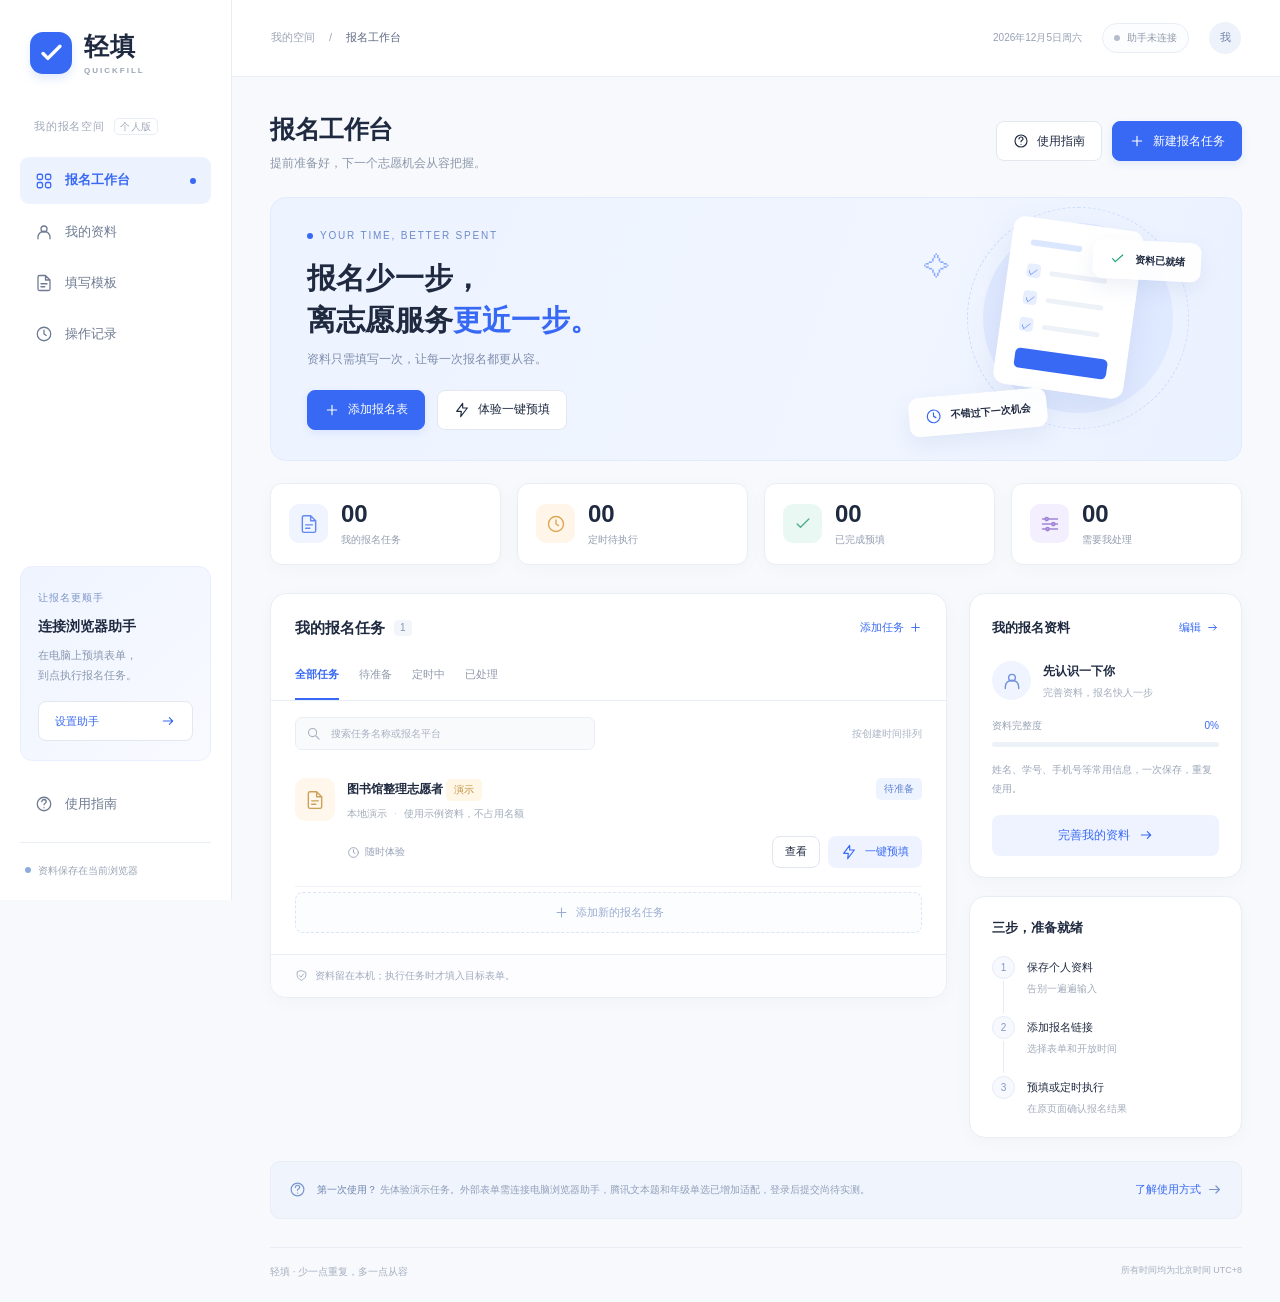
<file: index.html>
<!doctype html>
<html lang="zh-CN">
<head>
  <meta charset="utf-8"><meta name="viewport" content="width=device-width,initial-scale=1">
  <meta name="theme-color" content="#3869f5"><meta name="description" content="轻填志愿报名助手：一次整理资料，轻松预填表单、管理报名任务。">
  <title>轻填 · 志愿报名助手</title>
  <link rel="icon" href="data:image/svg+xml,%3Csvg xmlns='http://www.w3.org/2000/svg' viewBox='0 0 64 64'%3E%3Crect width='64' height='64' rx='18' fill='%233869f5'/%3E%3Cpath d='M17 33l10 10 21-24' fill='none' stroke='white' stroke-width='7' stroke-linecap='round' stroke-linejoin='round'/%3E%3C/svg%3E">
  <link rel="stylesheet" href="styles.css"><script src="engine.js" defer></script><script src="app.js" defer></script>
</head>
<body>
<svg class="svg-library" aria-hidden="true"><defs>
<symbol id="i-grid" viewBox="0 0 24 24"><rect x="3" y="3" width="7" height="7" rx="2"/><rect x="14" y="3" width="7" height="7" rx="2"/><rect x="3" y="14" width="7" height="7" rx="2"/><rect x="14" y="14" width="7" height="7" rx="2"/></symbol>
<symbol id="i-user" viewBox="0 0 24 24"><circle cx="12" cy="8" r="4"/><path d="M4 21v-2a8 8 0 0 1 16 0v2"/></symbol>
<symbol id="i-file" viewBox="0 0 24 24"><path d="M14 2H6a2 2 0 0 0-2 2v16a2 2 0 0 0 2 2h12a2 2 0 0 0 2-2V8zM14 2v6h6M8 13h8M8 17h5"/></symbol>
<symbol id="i-clock" viewBox="0 0 24 24"><circle cx="12" cy="12" r="9"/><path d="M12 7v5l3 2"/></symbol>
<symbol id="i-check" viewBox="0 0 24 24"><path d="m5 12 4 4L19 6"/></symbol>
<symbol id="i-plus" viewBox="0 0 24 24"><path d="M12 5v14M5 12h14"/></symbol>
<symbol id="i-arrow" viewBox="0 0 24 24"><path d="M5 12h14m-5-5 5 5-5 5"/></symbol>
<symbol id="i-link" viewBox="0 0 24 24"><path d="m10 13 4-4M8 15l-1 1a4 4 0 0 1-6-6l4-4a4 4 0 0 1 6 0m2 2 1-1a4 4 0 0 1 6 6l-4 4a4 4 0 0 1-6 0" transform="translate(1 1)"/></symbol>
<symbol id="i-zap" viewBox="0 0 24 24"><path d="m13 2-9 12h7l-1 8 10-13h-7z"/></symbol>
<symbol id="i-search" viewBox="0 0 24 24"><circle cx="10.5" cy="10.5" r="6.5"/><path d="m16 16 5 5"/></symbol>
<symbol id="i-help" viewBox="0 0 24 24"><circle cx="12" cy="12" r="9"/><path d="M9 9a3 3 0 0 1 6 0c0 2-3 2-3 4M12 17h.01"/></symbol>
<symbol id="i-download" viewBox="0 0 24 24"><path d="M12 3v12m-5-5 5 5 5-5M4 16v4h16v-4"/></symbol>
<symbol id="i-close" viewBox="0 0 24 24"><path d="m6 6 12 12M6 18 18 6"/></symbol>
<symbol id="i-shield" viewBox="0 0 24 24"><path d="m12 3 8 3v6c0 5-8 9-8 9s-8-4-8-9V6zM8 12l3 3 5-6"/></symbol>
<symbol id="i-copy" viewBox="0 0 24 24"><rect x="8" y="8" width="12" height="13" rx="2"/><path d="M16 8V3H3v13h5"/></symbol>
<symbol id="i-settings" viewBox="0 0 24 24"><path d="M3 6h18M3 12h18M3 18h18"/><circle cx="8" cy="6" r="2"/><circle cx="16" cy="12" r="2"/><circle cx="9" cy="18" r="2"/></symbol>
</defs></svg>
<aside class="sidebar">
 <a class="brand" href="#dashboard"><span class="brand-logo"><svg class="icon"><use href="#i-check"/></svg></span><span>轻填<span class="brand-en">QUICKFILL</span></span></a>
 <div class="workspace-label">我的报名空间 <span>个人版</span></div>
 <nav aria-label="主要导航">
  <button data-view="dashboard" class="nav-item active"><svg class="icon"><use href="#i-grid"/></svg><span>报名工作台</span><span class="nav-dot"></span></button>
  <button data-view="profile" class="nav-item"><svg class="icon"><use href="#i-user"/></svg><span>我的资料</span></button>
  <button data-view="templates" class="nav-item"><svg class="icon"><use href="#i-file"/></svg><span>填写模板</span></button>
  <button data-view="history" class="nav-item"><svg class="icon"><use href="#i-clock"/></svg><span>操作记录</span></button>
 </nav>
 <div class="sidebar-bottom"><div class="extension-card"><span class="mini-label">让报名更顺手</span><h3>连接浏览器助手</h3><p>在电脑上预填表单，<br>到点执行报名任务。</p><button class="btn extension-install" data-action="help">设置助手 <svg class="icon"><use href="#i-arrow"/></svg></button></div><button class="nav-item" data-view="help"><svg class="icon"><use href="#i-help"/></svg><span>使用指南</span></button><div class="local-note"><span class="dot"></span>资料保存在当前浏览器</div></div>
</aside>
<div class="app-shell">
 <header class="topbar"><div class="breadcrumb">我的空间 <span>/</span> <strong id="page-crumb">报名工作台</strong></div><div class="header-right"><span id="today"></span><button id="connection-pill" class="connection-pill" data-action="help"><span class="dot"></span><span>助手未连接</span></button><button class="avatar" data-action="profile" aria-label="编辑我的资料">我</button></div></header>
 <main id="main" tabindex="-1"></main>
 <footer>轻填 · 少一点重复，多一点从容 <span>所有时间均为北京时间 UTC+8</span></footer>
</div>
<dialog id="modal" aria-labelledby="modal-title"><div id="modal-content"></div></dialog>
<div id="toast" class="toast" role="status" aria-live="polite"></div>
<input id="import-file" type="file" accept="application/json,.json" hidden>
</body></html>
</file>
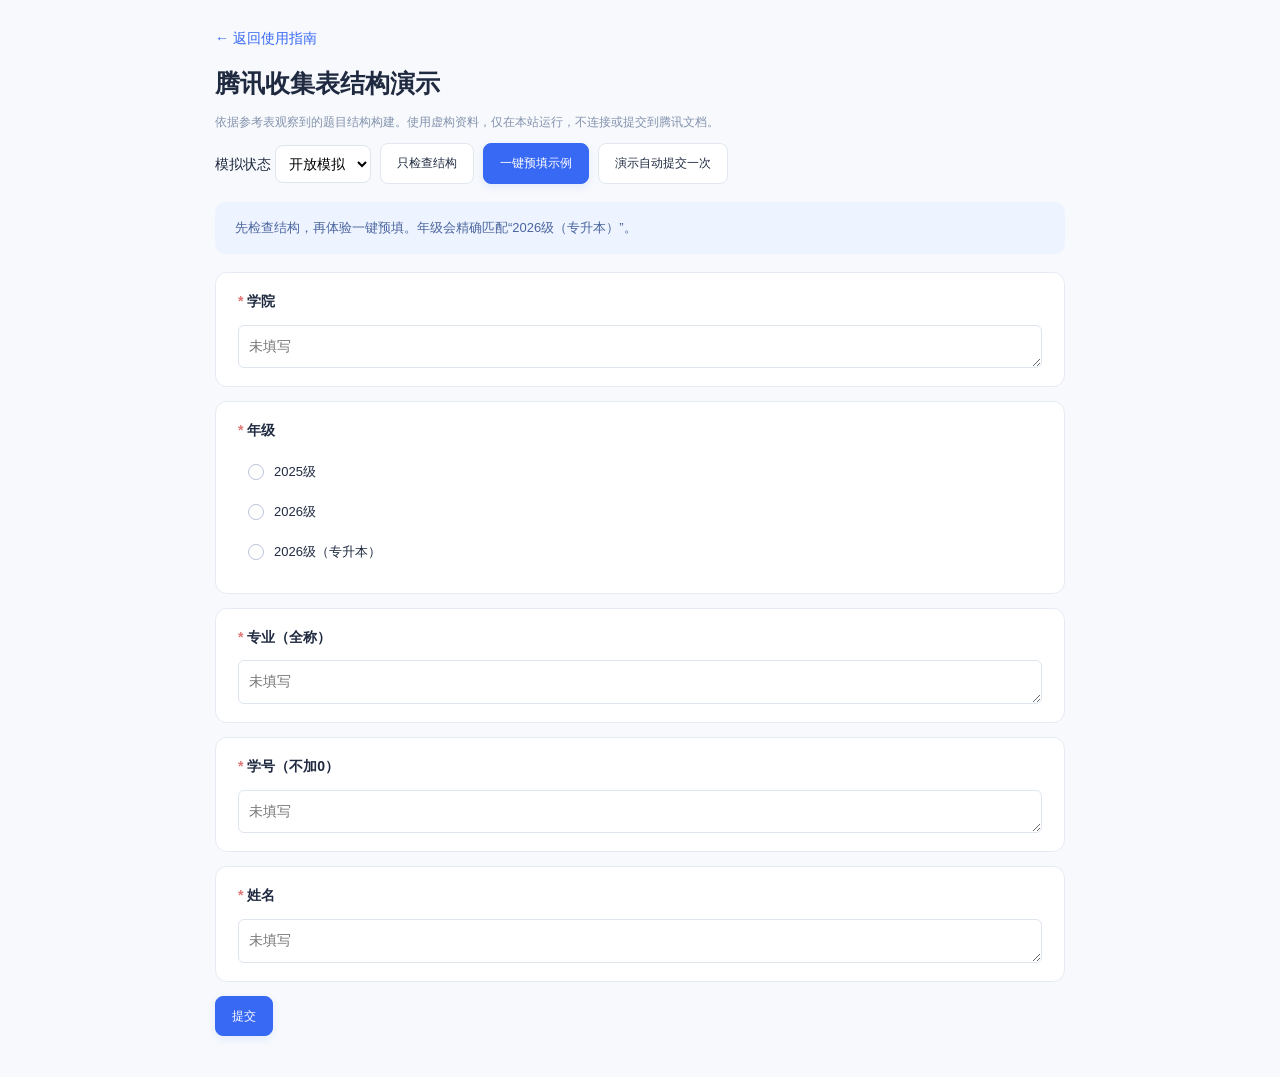
<file: tencent-demo.html>
<!doctype html><html lang="zh-CN"><head><meta charset="utf-8"><meta name="viewport" content="width=device-width,initial-scale=1"><title>轻填 · 腾讯表单结构演示</title><link rel="stylesheet" href="styles.css"><script src="engine.js" defer></script><script src="tencent-demo.js" defer></script><style>body{padding:28px 16px}main{max-width:850px;padding:0;min-height:0}.question-main-content{border:1px solid #e6ebf3;background:white;border-radius:12px;padding:18px 22px;margin:14px 0}.question-title{font-size:14px;font-weight:600;margin-bottom:12px}.question-title:before{content:'* ';color:#e17676}.question-content textarea{display:block;width:100%;min-height:43px;border:1px solid #dfe5ed;border-radius:6px;padding:10px;font:inherit;resize:vertical}.question-content textarea:disabled{background:#f4f6f9}.form-choice-option{padding:8px 10px;margin:4px 0;border-radius:6px;cursor:pointer;display:flex;gap:10px;align-items:center;font-size:13px}.form-choice-option:before{content:'';width:14px;height:14px;border:1px solid #bbc7db;border-radius:50%;flex-shrink:0}.form-choice-option[aria-checked=true]{background:#edf3ff;color:#3869f5}.form-choice-option[aria-checked=true]:before{border:4px solid #3869f5}.readonly{opacity:.65}.readonly .form-choice-option{cursor:not-allowed}.demo-controls{display:flex;gap:9px;flex-wrap:wrap;align-items:center}.demo-controls select{padding:9px;border:1px solid #dfe5ed;border-radius:8px;background:white}.result{padding:16px 20px;background:#edf3ff;border-radius:10px;font-size:13px;white-space:pre-wrap;color:#4b669e;margin:18px 0}.intro{font-size:12px;color:#8292ad}.demo-title{font-size:25px;line-height:1.4;margin:16px 0 9px}#platform-state{color:#be8051;font-size:12px}#receipt{font-size:13px;color:#269c78}</style></head><body><main><a href="./#help">← 返回使用指南</a><h1 class="demo-title">腾讯收集表结构演示</h1><p class="intro">依据参考表观察到的题目结构构建。使用虚构资料，仅在本站运行，不连接或提交到腾讯文档。</p><div class="demo-controls"><label>模拟状态 <select id="scenario"><option value="open">开放模拟</option><option value="full">容量测试</option><option value="login">登录测试</option><option value="early">时间测试</option></select></label><button class="btn" id="inspect">只检查结构</button><button class="btn primary" id="fill">一键预填示例</button><button class="btn" id="autosubmit">演示自动提交一次</button></div><div id="result" class="result" role="status">先检查结构，再体验一键预填。年级会精确匹配“2026级（专升本）”。</div><p id="platform-state"></p><section id="questions" aria-label="模拟收集表"></section><button class="btn primary" id="demo-submit">提交</button><p id="receipt" role="status"></p></main></body></html>
</file>
<file: styles.css>
:root{--blue:#3869f5;--blue-deep:#2855da;--ink:#1f2a40;--muted:#8490a5;--line:#e9edf4;--bg:#f7f9fc;--green:#20a57b;--radius:16px;--shadow:0 4px 20px #1d335007}*{box-sizing:border-box}body{margin:0;background:var(--bg);color:var(--ink);font-family:Inter,-apple-system,BlinkMacSystemFont,"Segoe UI","PingFang SC","Microsoft YaHei",sans-serif;font-size:14px;line-height:1.55}button,input,select,textarea{font:inherit}button,a{-webkit-tap-highlight-color:transparent}button{cursor:pointer}button:disabled{cursor:not-allowed;opacity:.5}button{color:inherit}a{color:var(--blue);text-decoration:none}button:focus-visible,a:focus-visible{outline:3px solid #abc0ff;outline-offset:4px}.svg-library{position:absolute;width:0;height:0;overflow:hidden}.icon{width:20px;height:20px;fill:none;stroke:currentColor;stroke-width:1.7;stroke-linecap:round;stroke-linejoin:round;flex-shrink:0}.sidebar{position:fixed;inset:0 auto 0 0;width:232px;border-right:1px solid var(--line);background:#fff;padding:32px 20px 22px;display:flex;flex-direction:column;z-index:20}.brand{display:flex;align-items:center;gap:12px;padding:0 10px;color:var(--ink);font-size:25px;font-weight:750;line-height:1.15;letter-spacing:1px}.brand-logo{width:42px;height:42px;border-radius:13px;background:var(--blue);color:#fff;display:grid;place-items:center;box-shadow:0 5px 10px #3869f522}.brand-logo .icon{width:29px;height:29px;stroke-width:2.8}.brand-en{display:block;font-size:8px;letter-spacing:2px;margin-top:5px;color:#9aa5b5;font-weight:600}.workspace-label{display:flex;align-items:center;gap:9px;margin:43px 14px 17px;color:#a0a9b9;font-size:11px;letter-spacing:.8px}.workspace-label span{border:1px solid var(--line);border-radius:5px;padding:0 5px;font-size:10px}.nav-item{display:flex;align-items:center;gap:12px;border:0;background:none;width:100%;padding:13px 15px;margin:5px 0;border-radius:9px;text-align:left;color:#6e7b92;font-size:13px;transition:.16s}.nav-item:hover{background:#f7f9fe;color:var(--blue)}.nav-item.active{background:#edf2ff;color:var(--blue);font-weight:650}.nav-item .icon{width:18px}.nav-dot{width:6px;height:6px;background:var(--blue);border-radius:50%;margin-left:auto}.nav-item:not(.active) .nav-dot{display:none}.sidebar-bottom{margin-top:auto}.extension-card{margin:25px 0 20px;padding:19px 17px;background:linear-gradient(140deg,#eff4ff,#f8faff);border:1px solid #e9effe;border-radius:12px}.mini-label{font-size:10px;letter-spacing:1px;color:#7c94c7}.extension-card h3{margin:8px 0 7px;font-size:14px}.extension-card p{font-size:11px;line-height:1.85;color:#8a98af;margin:0 0 16px}.btn{display:inline-flex;align-items:center;justify-content:center;gap:8px;padding:10px 16px;min-height:40px;border-radius:8px;border:1px solid #e2e7f0;background:#fff;font-weight:550;font-size:12px;transition:background .15s,transform .15s;white-space:nowrap}.btn:hover{background:#f5f7fb}.btn:active{transform:translateY(1px)}.btn.primary{background:var(--blue);border-color:var(--blue);color:#fff;box-shadow:0 3px 8px #3869f51c}.btn.primary:hover{background:var(--blue-deep)}.btn.soft{background:#eef3ff;color:var(--blue);border-color:transparent}.btn.danger{color:#cf4f54}.btn.small{min-height:32px;padding:6px 12px;font-size:11px}.btn .icon{width:16px;height:16px}.extension-install{background:#fff;width:100%;justify-content:space-between;color:var(--blue);font-size:11px}.local-note{border-top:1px solid var(--line);padding:20px 5px 0;margin-top:14px;font-size:10px;color:#9aa4b5;display:flex;gap:7px;align-items:center}.dot{display:inline-block;flex-shrink:0;width:6px;height:6px;border-radius:50%;background:#b5bdcc}.local-note .dot{background:#8eabdc}.app-shell{margin-left:232px}.topbar{height:77px;background:#fff;border-bottom:1px solid var(--line);display:flex;align-items:center;justify-content:space-between;padding:0 39px}.breadcrumb{font-size:11px;color:#9ca6b6;display:flex;gap:14px;align-items:center}.breadcrumb strong{font-weight:500;color:#5b6880}.header-right{display:flex;gap:20px;align-items:center}.header-right>span{font-size:10px;color:#94a0b4}.connection-pill{display:flex;align-items:center;gap:7px;padding:6px 11px;border:1px solid var(--line);border-radius:20px;background:#fcfdff;color:#8e98a9;font-size:10px}.connection-pill.connected{color:var(--green)}.connection-pill.connected .dot{background:var(--green)}.avatar{width:32px;height:32px;background:#eef2fa;border:0;border-radius:50%;font-size:11px;color:#6f84aa}main{max-width:1390px;margin:0 auto;padding:33px 38px 28px;min-height:calc(100vh - 130px)}.page-heading{display:flex;align-items:center;justify-content:space-between;margin-bottom:25px;gap:12px}.page-heading h1{font-size:25px;font-weight:700;letter-spacing:-.5px;margin:0 0 5px}.page-heading p{font-size:12px;color:#8c97aa;margin:0}.heading-actions{display:flex;align-items:center;gap:10px}.hero{position:relative;display:flex;justify-content:space-between;align-items:center;overflow:hidden;min-height:220px;padding:30px 36px;border:1px solid #e2eaff;border-radius:var(--radius);background:linear-gradient(110deg,#edf3ff 0%,#f0f5ff 65%,#eaf1ff 100%)}.hero-content{position:relative;z-index:1}.eyebrow{display:flex;align-items:center;gap:7px;font-size:10px;color:#6c8aca;letter-spacing:1.8px;margin-bottom:13px}.eyebrow .dot{background:var(--blue)}.hero h2{font-size:29px;letter-spacing:.2px;line-height:1.45;margin:0 0 9px;font-weight:710}.hero h2 em{font-style:normal;color:var(--blue)}.hero p{color:#7e8eac;font-size:12px;margin:0 0 21px}.hero-actions{display:flex;gap:12px;align-items:center}.hero .btn{padding:9px 16px}.hero-art{position:relative;align-self:stretch;width:300px;margin:-15px 8px -8px 15px;flex-shrink:0}.orb{position:absolute;width:190px;height:190px;border-radius:50%;background:#dfe9ff;right:24px;top:10px}.orb:before{content:"";position:absolute;inset:-16px;border:1px dashed #cbdcff;border-radius:50%}.paper{position:absolute;width:131px;height:169px;border:1px solid #fff;box-shadow:0 12px 30px #748abf23;border-radius:12px;background:#fff;right:63px;top:10px;transform:rotate(8deg);padding:21px 18px}.paper:before{content:"";display:block;width:52px;height:6px;background:#dbe6ff;border-radius:4px;margin-bottom:18px}.paper-line{display:flex;align-items:center;gap:9px;margin:13px 0}.paper-line span{width:14px;height:14px;background:#e7efff;border-radius:4px;display:grid;place-items:center;color:var(--blue);font-size:10px}.paper-line:after{content:"";height:5px;width:58px;background:#edf1f8;border-radius:3px}.paper-button{height:20px;background:var(--blue);border-radius:5px;margin-top:17px}.art-badge{position:absolute;padding:10px 15px;background:#ffffffee;border:1px solid #fff;border-radius:10px;box-shadow:0 8px 20px #8099c925;display:flex;gap:9px;align-items:center;font-size:10px;font-weight:600;white-space:nowrap}.art-badge .icon{width:17px;height:17px;color:var(--green)}.art-badge.one{top:28px;right:-4px;transform:rotate(3deg)}.art-badge.two{bottom:6px;left:12px;transform:rotate(-5deg)}.art-badge.two .icon{color:var(--blue)}.art-spark{position:absolute;top:34px;left:27px;color:#8eacff;font-size:26px}.stats{display:grid;grid-template-columns:repeat(4,1fr);gap:16px;margin:22px 0 28px}.stat{display:flex;align-items:center;gap:13px;border:1px solid var(--line);border-radius:12px;background:#fff;padding:17px 18px;box-shadow:var(--shadow)}.stat-icon{width:39px;height:39px;border-radius:10px;background:#eff4ff;color:#6289ef;display:grid;place-items:center}.stat-icon.amber{background:#fff6e9;color:#dca853}.stat-icon.green{background:#eaf8f3;color:#52ad90}.stat-icon.purple{background:#f3efff;color:#a185d5}.stat .value{font-size:24px;line-height:1.1;font-weight:650;font-variant-numeric:tabular-nums}.stat .label{font-size:10px;color:#939db0;margin-top:5px}.dashboard-grid{display:grid;grid-template-columns:minmax(0,1fr) 273px;gap:22px;align-items:start}.panel{background:#fff;border:1px solid var(--line);border-radius:var(--radius);box-shadow:var(--shadow);overflow:hidden}.panel-head{display:flex;align-items:center;justify-content:space-between;padding:21px 24px 17px;gap:12px}.panel-head h2{font-size:15px;margin:0;font-weight:650;display:flex;align-items:center;gap:9px}.count{font-size:10px;padding:0 6px;border-radius:4px;color:#8a97ae;background:#f2f5f9;font-weight:500}.text-btn{background:none;border:0;padding:4px 0;color:var(--blue);font-size:11px;display:inline-flex;align-items:center;gap:5px}.text-btn .icon{width:13px;height:13px}.tabs-row{display:flex;gap:20px;padding:0 24px;border-bottom:1px solid var(--line);overflow:auto}.tab-btn{padding:9px 0 14px;border:0;border-bottom:2px solid transparent;background:none;color:#909aac;font-size:11px;white-space:nowrap}.tab-btn.active{color:var(--blue);border-bottom-color:var(--blue);font-weight:650}.task-toolbar{padding:16px 24px 10px;display:flex;align-items:center;gap:10px}.search-box{display:flex;align-items:center;gap:8px;background:#f9fafc;border:1px solid var(--line);border-radius:7px;padding:7px 10px;flex:1;max-width:300px}.search-box .icon{width:15px;height:15px;color:#a6b0c1}.search-box input{min-width:0;width:100%;border:0;outline:0;background:none;color:var(--ink);font-size:10px}.search-box:focus-within{border-color:#8facff}.search-box input::placeholder{color:#a9b2c2}.task-list{padding:0 24px 12px}.task-row{padding:18px 0;border-bottom:1px solid #f0f3f8}.task-row:last-child{border:0}.task-top{display:flex;align-items:start;gap:12px}.task-icon{display:grid;place-items:center;background:#eef4ff;color:#7094ed;width:40px;height:43px;border-radius:10px;flex-shrink:0}.task-icon.amber{background:#fff7eb;color:#cc9f5b}.task-info{min-width:0;flex:1}.task-title{font-weight:600;font-size:12px;margin:1px 0 5px;overflow-wrap:anywhere}.task-meta{display:flex;gap:7px;flex-wrap:wrap;color:#a1abba;font-size:10px;align-items:center}.task-meta span+span:before{content:"·";padding-right:7px;color:#c9d0dc}.badge{display:inline-flex;align-items:center;gap:5px;padding:3px 8px;border-radius:5px;background:#f2f5f9;color:#8a97aa;font-size:10px;font-weight:500;white-space:nowrap}.badge.blue{background:#edf3ff;color:#6083d3}.badge.green{background:#edf8f3;color:#389979}.badge.amber{background:#fff6e6;color:#c19140}.badge.red{background:#fff0f0;color:#cd7373}.task-bottom{display:flex;justify-content:space-between;align-items:center;gap:12px;margin:15px 0 0 52px}.time-note{font-size:10px;color:#97a2b6;display:flex;gap:5px;align-items:center}.time-note .icon{width:13px;height:13px}.task-actions{display:flex;gap:8px;flex-wrap:wrap;justify-content:flex-end}.add-row{width:100%;background:#fcfdff;border:1px dashed #dce5f4;border-radius:8px;color:#9aabd0;padding:11px;margin:5px 0 9px;font-size:11px;display:flex;align-items:center;justify-content:center;gap:7px}.add-row:hover{color:var(--blue);background:#f5f8ff}.add-row .icon{width:15px;height:15px}.task-foot{border-top:1px solid var(--line);padding:13px 24px;display:flex;align-items:center;gap:7px;color:#a0aabe;font-size:10px;background:#fdfdff}.task-foot .icon{width:13px;height:13px}.side-stack{display:grid;gap:18px}.profile-card{padding:21px 22px}.card-title{display:flex;align-items:center;justify-content:space-between;margin-bottom:20px}.card-title h2{font-size:13px;margin:0}.profile-summary{display:flex;align-items:center;gap:12px;margin-bottom:17px}.profile-avatar{background:#f0f4ff;color:#7292db;display:grid;place-items:center;width:39px;height:39px;border-radius:50%}.profile-summary strong{font-size:12px;font-weight:600}.profile-summary p{font-size:10px;color:#a3acbc;margin:3px 0 0}.progress-meta{display:flex;justify-content:space-between;color:#97a3b5;font-size:10px}.progress-meta strong{color:var(--blue);font-weight:500}.progress{height:5px;border-radius:5px;background:#edf1f8;margin:9px 0 13px;overflow:hidden}.progress span{display:block;height:100%;background:var(--blue);border-radius:5px}.muted-small{font-size:10px;color:#9ca6b9;line-height:1.9;margin:0}.profile-card .btn{width:100%;margin-top:17px}.steps-panel{padding:21px 22px}.steps-panel h2{font-size:13px;margin:0 0 18px}.step{display:flex;gap:12px;position:relative;padding-bottom:20px}.step:last-child{padding-bottom:0}.step:not(:last-child):after{content:"";position:absolute;left:11px;top:25px;bottom:3px;border-left:1px solid #e6ecf6}.step-number{flex-shrink:0;width:23px;height:23px;border-radius:50%;border:1px solid #e4eaf6;display:grid;place-items:center;color:#819aca;background:#f7f9ff;font-size:10px}.step b{font-size:11px;font-weight:550}.step p{font-size:10px;color:#a3acbc;margin:3px 0 0}.tip-strip{display:flex;gap:11px;margin-top:23px;padding:15px 18px;border-radius:10px;background:#f0f4fc;border:1px solid #e8eef8;color:#91a0ba;align-items:center;font-size:10px}.tip-strip .icon{color:#7896cb;width:17px;height:17px}.tip-strip strong{color:#6c84af;font-weight:550}.tip-strip .text-btn{margin-left:auto;flex-shrink:0}footer{display:flex;justify-content:space-between;gap:16px;margin:0 38px;padding:16px 0 23px;border-top:1px solid #e9edf5;font-size:10px;color:#a5afbf}footer span{font-size:9px}.form-panel{padding:28px;max-width:850px}.form-section-title{margin:0 0 7px;font-size:15px}.form-caption{font-size:12px;color:#8c98ac;margin:0 0 24px}.form-grid{display:grid;grid-template-columns:1fr 1fr;gap:20px}.field{display:flex;flex-direction:column;gap:8px;min-width:0}.field.full{grid-column:1/-1}.field>span,.field>label{font-size:12px;color:#52617b;font-weight:500}.required{color:#e08383;margin-left:4px}.field input,.field select,.field textarea{border:1px solid #dfe5ef;border-radius:8px;min-height:43px;padding:10px 12px;width:100%;color:var(--ink);background:#fff;outline:none}.field input:focus,.field select:focus,.field textarea:focus{border-color:#8aa9ff;box-shadow:0 0 0 3px #edf3ff}.field input::placeholder,.field textarea::placeholder{color:#b0b9c9;font-size:12px}.field textarea{resize:vertical;min-height:75px}.field small{color:#97a3b7;font-size:10px}.form-actions{display:flex;gap:10px;margin-top:25px;align-items:center;justify-content:flex-end}.form-actions .left{margin-right:auto}.field-divider{grid-column:1/-1;border:0;border-top:1px solid var(--line);width:100%;margin:5px 0}.checkbox-line{display:flex;gap:9px;align-items:flex-start;font-size:12px;color:#748298;line-height:1.8}.checkbox-line input{accent-color:var(--blue);margin-top:4px;flex-shrink:0}.info-box{background:#f5f8ff;padding:12px 15px;border-radius:8px;font-size:11px;line-height:1.9;color:#7e90b1;margin:16px 0}.error-box{background:#fff1f1;border:1px solid #f5dada;color:#bf5c5c;border-radius:8px;padding:10px 12px;font-size:12px;margin-top:12px}.empty-state{text-align:center;padding:38px 16px;color:#a3aec0;font-size:12px}.empty-state .icon{width:28px;height:28px;color:#bcc8df;margin-bottom:8px}.empty-state h3{color:#798ba9;font-size:13px;font-weight:500}.template-grid{display:grid;grid-template-columns:repeat(3,1fr);gap:20px}.template-card{padding:25px;display:flex;flex-direction:column;align-items:start}.template-card .template-icon{background:#f0f4ff;color:#7297eb;padding:13px;border-radius:12px;display:flex;margin-bottom:20px}.template-card h2{font-size:16px;margin:0 0 8px}.template-card p{font-size:12px;color:#94a0b5;margin:0 0 18px;line-height:1.9;flex:1}.chips{display:flex;gap:5px;flex-wrap:wrap;margin-bottom:23px}.chips span{font-size:10px;color:#899ab7;background:#f7f9fd;padding:4px 8px;border-radius:4px}.template-card .btn{width:100%}.history-table{width:100%;border-collapse:collapse}.history-table th{text-align:left;background:#fafbfd;color:#929db1;padding:14px 22px;font-size:11px;font-weight:500}.history-table td{padding:17px 22px;border-top:1px solid var(--line);font-size:12px;vertical-align:top}.history-table td:first-child{color:#a0aabc;font-size:11px;white-space:nowrap}.history-table p{color:#8d99ae;font-size:11px;margin:4px 0 0}.help-grid{display:grid;grid-template-columns:1.25fr 1fr;gap:22px}.guide{padding:27px}.guide h2{font-size:17px;margin:0 0 18px}.guide h3{font-size:13px;font-weight:600;margin:25px 0 10px}.guide p,.guide li{color:#7d8ca6;font-size:12px;line-height:1.95}.guide ol{padding-left:20px}.guide li{padding:4px 0 9px}.guide code{padding:3px 6px;background:#f2f5fa;border-radius:5px;font-size:11px;color:#5b7cbd;user-select:all;overflow-wrap:anywhere}.guide .btn{margin:8px 0}.compat{border-top:1px solid var(--line);padding:13px 0;display:flex;align-items:center;justify-content:space-between;gap:15px;font-size:11px;color:#8290a8}.link-inline{color:var(--blue);text-decoration:underline}dialog{padding:0;border:1px solid #e7edf8;border-radius:18px;box-shadow:0 24px 100px #22365e26;color:var(--ink);width:min(590px,calc(100% - 30px));max-height:90vh;overflow:auto}dialog::backdrop{background:#14254155;backdrop-filter:blur(3px)}.modal-header{display:flex;align-items:center;justify-content:space-between;padding:22px 27px 17px;border-bottom:1px solid var(--line)}.modal-header h2{font-size:18px;margin:0}.icon-btn{padding:6px;border:0;background:none;display:grid;place-items:center;color:#94a1b7;border-radius:5px}.icon-btn:hover{background:#f3f6fc}.modal-body{padding:24px 27px 27px}.modal-description{font-size:12px;color:#8c9ab0;margin:0 0 22px;line-height:1.9}.toast{position:fixed;bottom:28px;left:calc(50% + 116px);transform:translate(-50%,15px);background:#263450;color:#fff;box-shadow:0 6px 22px #22365322;border-radius:10px;padding:12px 20px;font-size:12px;opacity:0;pointer-events:none;transition:.2s;z-index:1000;max-width:calc(100vw - 40px);text-align:center}.toast.show{opacity:1;transform:translate(-50%,0)}.detail-grid{display:grid;grid-template-columns:90px 1fr;gap:14px;font-size:12px}.detail-grid dt{color:#94a0b4}.detail-grid dd{margin:0;overflow-wrap:anywhere}.demo-success{text-align:center;padding:15px 0}.success-symbol{margin:0 auto 20px;display:grid;place-items:center;width:60px;height:60px;border-radius:50%;color:var(--green);background:#eaf8f2}.success-symbol .icon{width:30px;height:30px}.demo-success h3{font-size:22px;margin:0 0 10px}.demo-success p{font-size:12px;color:#8b9bb1;line-height:1.9}.hidden{display:none!important}.help-note{font-size:11px;color:#96a3b8;margin-top:18px;line-height:1.9}.inline-actions{display:flex;gap:10px;flex-wrap:wrap}.danger-zone{margin-top:22px;max-width:850px;padding:20px 27px;display:flex;align-items:center;justify-content:space-between;gap:20px}.danger-zone p{margin:0;font-size:11px;color:#99a5b9}.filter-count{font-size:10px;color:#aab4c4;margin-left:auto}.status-message{font-size:11px;color:#9b8b74;margin:10px 0 0 52px;line-height:1.8}
@media(min-width:1450px){.hero-art{margin-right:70px}.hero h2{font-size:32px}.hero{min-height:235px}.dashboard-grid{grid-template-columns:minmax(0,1fr) 295px}}
@media(max-width:1180px){.sidebar{width:205px;padding:28px 14px 20px}.app-shell{margin-left:205px}main{padding:27px 25px}.topbar{padding:0 25px}.dashboard-grid{grid-template-columns:minmax(0,1fr) 245px;gap:16px}.hero{padding:26px}.hero-art{width:220px;margin-right:0}.hero h2{font-size:26px}.stat{padding:15px 13px;gap:10px}.stats{gap:12px}.toast{left:calc(50% + 102px)}.panel-head,.task-toolbar,.tabs-row{padding-left:20px;padding-right:20px}.task-list{padding-left:20px;padding-right:20px}.task-bottom{margin-left:0}.time-note{font-size:9px}.template-grid{gap:14px}.template-card{padding:20px}footer{margin:0 25px}}
@media(max-width:960px){.sidebar{width:185px}.app-shell{margin-left:185px}.workspace-label{font-size:10px;gap:5px;margin-left:10px}.dashboard-grid{grid-template-columns:1fr}.side-stack{grid-template-columns:1fr 1fr}.hero-art{width:190px}.art-badge.one{right:-15px}.hero h2{font-size:25px}.hero p{font-size:11px}.header-right>span{display:none}.stat-icon{width:31px;height:34px}.stat{gap:9px;padding:14px 10px}.stat .value{font-size:22px}.stats{gap:10px}.template-grid{grid-template-columns:1fr 1fr}.help-grid{grid-template-columns:1fr}.toast{left:calc(50% + 92px)}}
@media(max-width:730px){.sidebar{inset:auto 0 0;width:100%;height:66px;padding:0 5px;border-right:0;border-top:1px solid var(--line);display:block;background:#fffffffa;backdrop-filter:blur(8px)}.sidebar .brand,.workspace-label,.sidebar-bottom{display:none}.sidebar nav{display:grid;grid-template-columns:repeat(4,1fr);height:100%}.nav-item{padding:8px 0 7px;justify-content:center;flex-direction:column;gap:4px;margin:0;border-radius:0;font-size:9px}.nav-item.active{background:none}.nav-item .icon{width:19px;height:19px}.nav-dot{display:none!important}.app-shell{margin-left:0;padding-bottom:66px}.topbar{height:62px;padding:0 20px}.breadcrumb{font-size:10px;gap:10px}.header-right{gap:10px}.connection-pill{font-size:9px;padding:5px 8px}.avatar{width:28px;height:28px}main{padding:25px 18px 24px;min-height:calc(100vh - 170px)}.page-heading{align-items:flex-start;margin-bottom:22px}.page-heading h1{font-size:23px}.page-heading p{font-size:10px;max-width:220px;line-height:1.8}.page-heading .btn{min-height:35px;font-size:10px;padding:8px 11px}.heading-actions{gap:7px}.heading-actions .secondary-action{display:none}.hero{padding:25px 24px;min-height:240px;align-items:flex-start}.hero-content{width:100%}.hero h2{font-size:clamp(19px,6vw,24px);line-height:1.5;max-width:none}.hero p{max-width:205px;line-height:1.85;font-size:10px;margin-top:10px;margin-bottom:19px}.hero-art{position:absolute;right:-67px;top:59px;width:195px;height:185px;opacity:.72;transform:scale(.82);transform-origin:right center}.hero-art .art-badge{display:none}.hero-art .orb{width:160px;height:160px;right:30px}.hero-art .paper{right:50px}.hero-actions{position:relative;z-index:2;gap:8px}.hero .btn{font-size:10px;padding:9px 12px;min-height:35px}.eyebrow{font-size:8px;letter-spacing:1.2px}.stats{grid-template-columns:repeat(2,1fr);margin:16px 0 20px;gap:10px}.stat{padding:16px;gap:14px}.stat-icon{width:36px;height:36px}.stat .value{font-size:24px}.stat .label{font-size:10px}.dashboard-grid{gap:17px}.side-stack{grid-template-columns:1fr 1fr;gap:12px}.profile-card,.steps-panel{padding:18px 16px}.profile-card .card-title{margin-bottom:18px}.profile-card .btn{font-size:10px;padding:8px}.steps-panel h2{font-size:12px}.step{gap:8px;padding-bottom:17px}.step b{font-size:10px}.step p{font-size:9px}.panel-head{padding:20px 18px 14px}.panel-head h2{font-size:14px}.tabs-row{padding:0 18px;gap:22px}.task-toolbar{padding:14px 18px 7px}.task-list{padding:0 18px 10px}.task-top{gap:10px}.task-icon{width:34px;height:37px}.task-title{font-size:12px}.task-top>.badge{font-size:9px;padding:3px 6px}.task-meta{font-size:9px}.task-bottom{margin-top:13px}.task-actions{gap:6px}.btn.small{font-size:10px;padding:6px 10px}.task-foot{padding:12px 18px;font-size:9px}.tip-strip{font-size:9px;padding:12px;margin-top:18px;gap:8px}.tip-strip .text-btn{display:none}.tip-strip .icon{width:15px}footer{margin:0 18px;padding-bottom:15px;font-size:9px;display:block;text-align:center}footer span{display:block;margin-top:5px;font-size:8px}.toast{left:50%;bottom:85px;font-size:11px}.form-grid{gap:17px;grid-template-columns:1fr}.field.full{grid-column:auto}.field-divider{grid-column:auto}.form-panel{padding:22px 19px}.template-grid{grid-template-columns:1fr}.template-card{padding:23px}.modal-header{padding:20px}.modal-body{padding:20px}.modal-body .form-grid{grid-template-columns:1fr 1fr;gap:15px}.modal-body .field.full{grid-column:1/-1}.modal-body .field input,.modal-body .field select{font-size:12px;padding:9px}.modal-body .field>span{font-size:11px}.modal-header h2{font-size:17px}.history-table th,.history-table td{padding:14px 15px}.history-table td:first-child{font-size:9px}.history-table th:last-child,.history-table td:last-child{display:none}.guide{padding:23px 20px}.danger-zone{padding:20px;flex-direction:column;align-items:flex-start}.status-message{margin-left:0}.filter-count{display:none}}
@media(prefers-reduced-motion:reduce){*{transition:none!important;scroll-behavior:auto!important}}
</file>
